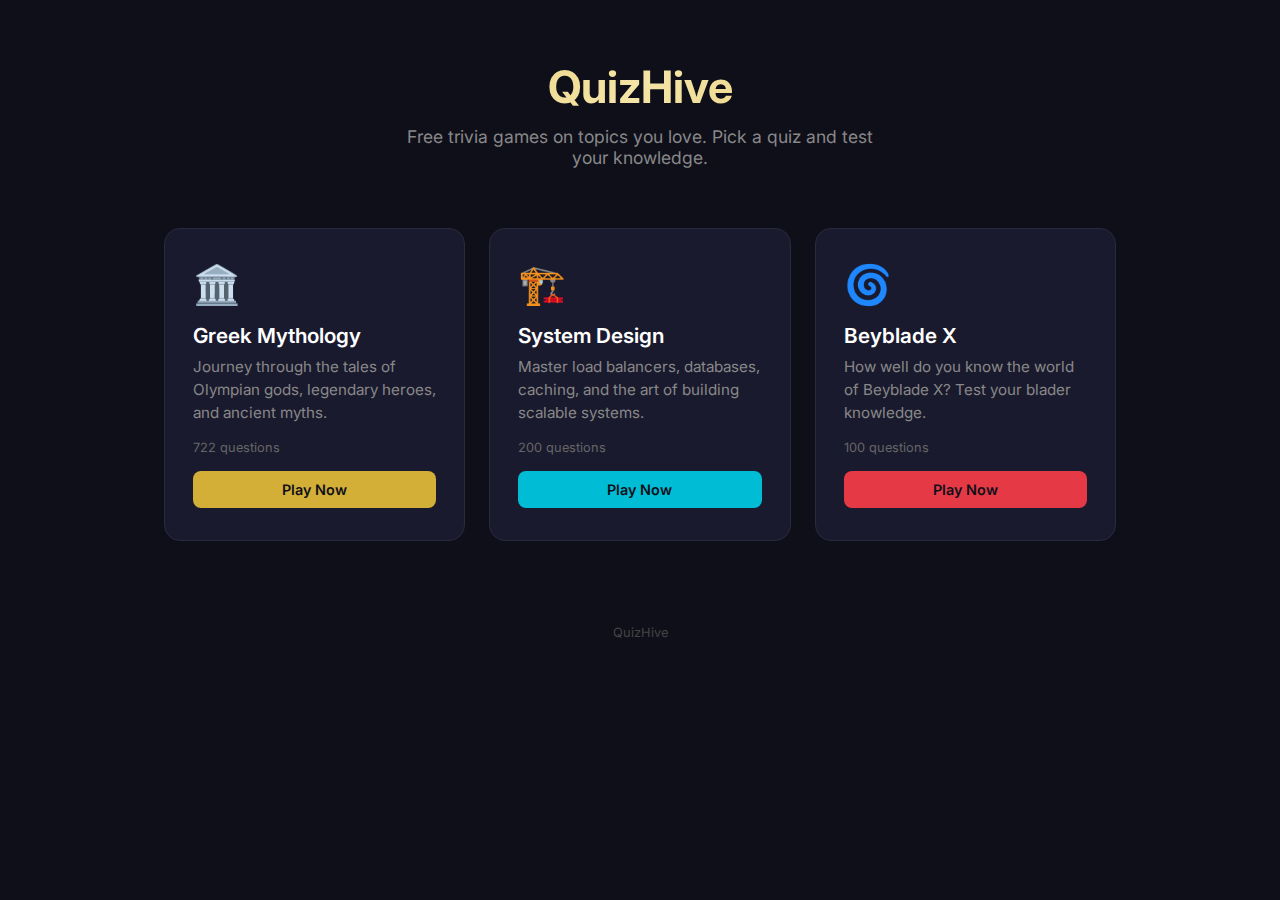
<file: home/index.html>
<!DOCTYPE html>
<html lang="en">
<head>
    <meta charset="UTF-8">
    <meta name="viewport" content="width=device-width, initial-scale=1.0">
    <title>QuizHive - Free Trivia Games</title>
    <link href="https://fonts.googleapis.com/css2?family=Inter:wght@400;500;600;700&display=swap" rel="stylesheet">
    <script src="https://t.averba.ch/snippet.js" defer></script>
    <style>
        * { margin: 0; padding: 0; box-sizing: border-box; }

        body {
            font-family: 'Inter', system-ui, sans-serif;
            background: #0f0f1a;
            color: #e0e0e0;
            min-height: 100vh;
        }

        .hero {
            text-align: center;
            padding: 60px 20px 40px;
        }

        .hero h1 {
            font-size: 2.8rem;
            font-weight: 700;
            background: linear-gradient(135deg, #d4af37, #f4e4a6, #d4af37);
            -webkit-background-clip: text;
            -webkit-text-fill-color: transparent;
            background-clip: text;
            margin-bottom: 12px;
        }

        .hero p {
            font-size: 1.1rem;
            color: #888;
            max-width: 500px;
            margin: 0 auto;
        }

        .quizzes {
            display: grid;
            grid-template-columns: repeat(auto-fit, minmax(300px, 1fr));
            gap: 24px;
            max-width: 1000px;
            margin: 0 auto;
            padding: 20px 24px 60px;
        }

        .quiz-card {
            background: #1a1a2e;
            border-radius: 16px;
            padding: 32px 28px;
            text-decoration: none;
            color: inherit;
            border: 1px solid #2a2a3e;
            transition: transform 0.2s, border-color 0.3s, box-shadow 0.3s;
            display: flex;
            flex-direction: column;
        }

        .quiz-card:hover {
            transform: translateY(-4px);
            border-color: var(--accent);
            box-shadow: 0 8px 32px rgba(0, 0, 0, 0.3);
        }

        .quiz-icon {
            font-size: 2.4rem;
            margin-bottom: 16px;
        }

        .quiz-card h2 {
            font-size: 1.3rem;
            font-weight: 600;
            color: #fff;
            margin-bottom: 8px;
        }

        .quiz-card .description {
            font-size: 0.95rem;
            color: #888;
            line-height: 1.5;
            margin-bottom: 16px;
            flex: 1;
        }

        .quiz-card .meta {
            display: flex;
            gap: 16px;
            font-size: 0.8rem;
            color: #666;
        }

        .quiz-card .meta span {
            display: flex;
            align-items: center;
            gap: 4px;
        }

        .quiz-card.greek { --accent: #d4af37; }
        .quiz-card.beyblade { --accent: #e63946; }
        .quiz-card.sysdesign { --accent: #00bcd4; }

        .quiz-card .play-btn {
            display: inline-block;
            margin-top: 16px;
            padding: 10px 20px;
            background: var(--accent);
            color: #0f0f1a;
            border-radius: 8px;
            font-weight: 600;
            font-size: 0.9rem;
            text-align: center;
            transition: opacity 0.2s;
        }

        .quiz-card:hover .play-btn { opacity: 0.9; }

        footer {
            text-align: center;
            padding: 24px;
            color: #444;
            font-size: 0.8rem;
        }

        @media (max-width: 640px) {
            .hero { padding: 40px 20px 24px; }
            .hero h1 { font-size: 2rem; }
            .quizzes { padding: 16px 16px 40px; }
        }
    </style>
</head>
<body>
    <div class="hero">
        <h1>QuizHive</h1>
        <p>Free trivia games on topics you love. Pick a quiz and test your knowledge.</p>
    </div>

    <div class="quizzes">
        <a href="/greek-myths/" class="quiz-card greek">
            <div class="quiz-icon">🏛️</div>
            <h2>Greek Mythology</h2>
            <p class="description">Journey through the tales of Olympian gods, legendary heroes, and ancient myths.</p>
            <div class="meta">
                <span>722 questions</span>
            </div>
            <div class="play-btn">Play Now</div>
        </a>

        <a href="/system-design/" class="quiz-card sysdesign">
            <div class="quiz-icon">🏗️</div>
            <h2>System Design</h2>
            <p class="description">Master load balancers, databases, caching, and the art of building scalable systems.</p>
            <div class="meta">
                <span>200 questions</span>
            </div>
            <div class="play-btn">Play Now</div>
        </a>

        <a href="/beyblade/" class="quiz-card beyblade">
            <div class="quiz-icon">🌀</div>
            <h2>Beyblade X</h2>
            <p class="description">How well do you know the world of Beyblade X? Test your blader knowledge.</p>
            <div class="meta">
                <span>100 questions</span>
            </div>
            <div class="play-btn">Play Now</div>
        </a>
    </div>

    <footer>QuizHive</footer>
</body>
</html>
</file>
